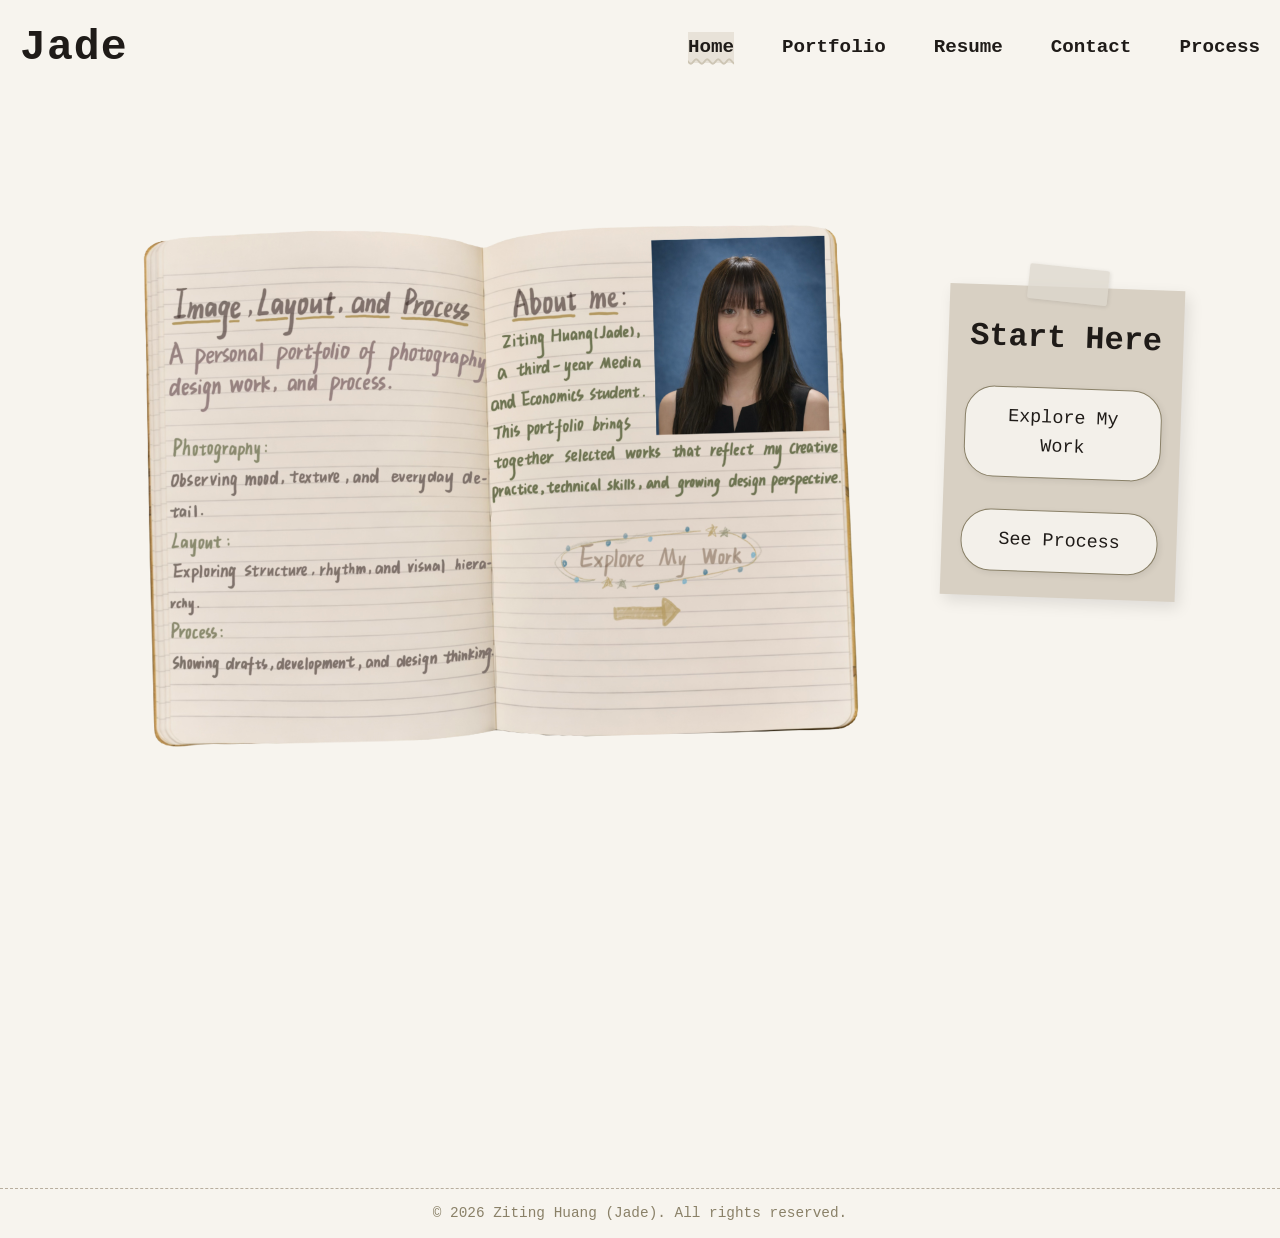
<file: index.html>
<!DOCTYPE html>
<html lang="en">

<head>
  <meta charset="UTF-8">
  <meta name="viewport" content="width=device-width, initial-scale=1.0">
  <title>Jade | Portfolio Home</title>
  <link rel="stylesheet" href="css/styles.css">
</head>

<body class="home-page">
  <header>
    <div class="container nav-container">
      <div class="nav-header">
        <div class="logo">Jade</div>
        <button class="menu-toggle" aria-label="Toggle navigation">
          <span></span>
          <span></span>
          <span></span>
        </button>
      </div>
      <nav class="main-nav">
        <ul class="nav-links">
          <li><a href="index.html" class="active">Home</a></li>
          <li><a href="portfolio.html">Portfolio</a></li>
          <li><a href="resume.html">Resume</a></li>
          <li><a href="contact.html">Contact</a></li>
          <li><a href="process.html">Process</a></li>
        </ul>
      </nav>
    </div>
  </header>

  <main class="container">
    <section class="hero-section mt-1">
      <div class="hero-content">
        <div class="hero-journal">
          <img src="images/notebook-with-photo.png" alt="A notebook-style portfolio introduction with title, short bio, and professional photo." class="hero-journal-img">
        </div>

        <div class="hero-cta-wrapper">
          <div class="tape tape-side"></div>
          <div class="hero-cta">
            <h2 class="cta-title">Start Here</h2>
            <div class="cta-buttons">
              <a href="portfolio.html" class="btn mb-1">Explore My Work</a>
              <a href="process.html" class="btn btn-secondary">See Process</a>
            </div>
          </div>
        </div>
      </div>
    </section>
  </main>

  <footer>
    <div class="container">
      &copy; 2026 Ziting Huang (Jade). All rights reserved.
    </div>
  </footer>
  <script src="js/script.js"></script>
</body>

</html>
</file>
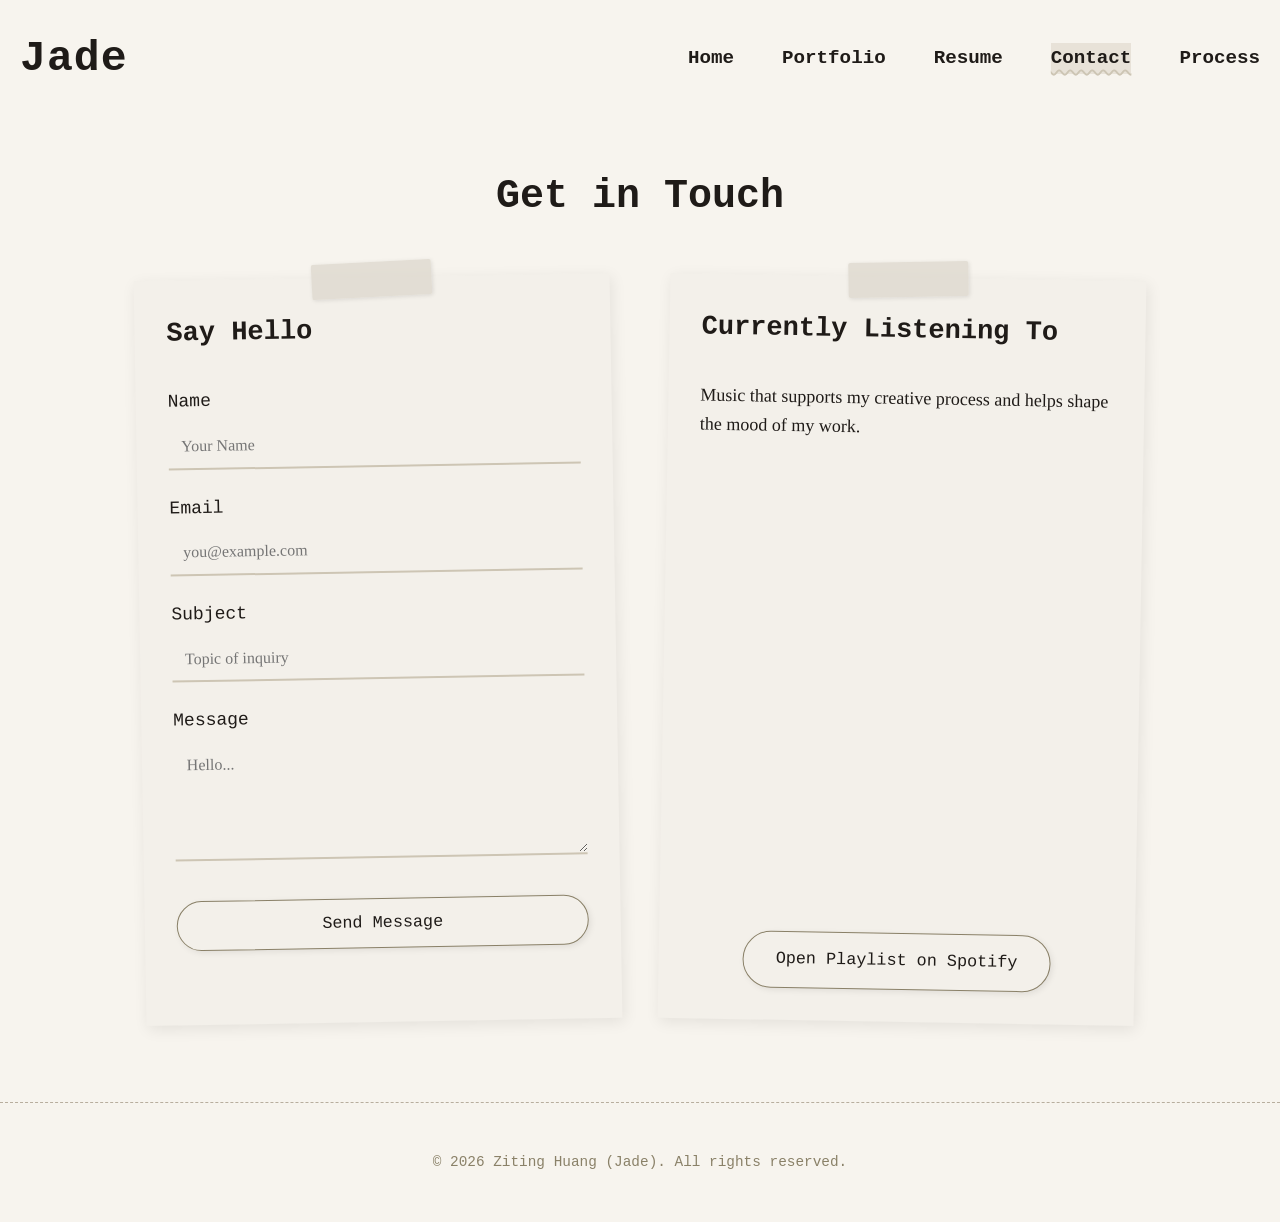
<file: contact.html>
<!DOCTYPE html>
<html lang="en">
<head>
  <meta charset="UTF-8">
  <meta name="viewport" content="width=device-width, initial-scale=1.0">
  <title>Jade | Contact</title>
  <link rel="stylesheet" href="css/styles.css">
</head>
<body>
  <header>
    <div class="container nav-container">
      <div class="nav-header">
        <div class="logo">Jade</div>
        <button class="menu-toggle" aria-label="Toggle navigation">
          <span></span>
          <span></span>
          <span></span>
        </button>
      </div>
      <nav class="main-nav">
        <ul class="nav-links">
          <li><a href="index.html">Home</a></li>
          <li><a href="portfolio.html">Portfolio</a></li>
          <li><a href="resume.html">Resume</a></li>
          <li><a href="contact.html" class="active">Contact</a></li>
          <li><a href="process.html">Process</a></li>
        </ul>
      </nav>
    </div>
  </header>

  <main class="container">
    <section class="contact-section mt-3 mb-3">
      <h1 class="text-center page-title mb-3">Get in Touch</h1>

      <div class="contact-grid">
        <!-- Left: Form -->
        <div class="contact-form-wrapper">
          <div class="tape tape-top"></div>
          <h2 class="mb-2">Say Hello</h2>

          <form class="contact-form" action="#" method="POST">
            <div class="form-group">
              <label for="name">Name</label>
              <input type="text" id="name" name="name" required placeholder="Your Name">
            </div>

            <div class="form-group">
              <label for="email">Email</label>
              <input type="email" id="email" name="email" required placeholder="you@example.com">
            </div>

            <div class="form-group">
              <label for="subject">Subject</label>
              <input type="text" id="subject" name="subject" required placeholder="Topic of inquiry">
            </div>

            <div class="form-group">
              <label for="message">Message</label>
              <textarea id="message" name="message" rows="5" required placeholder="Hello..."></textarea>
            </div>

            <button type="submit" class="btn btn-submit">Send Message</button>
          </form>
        </div>

        <!-- Right: Spotify -->
        <div class="contact-media-wrapper">
          <div class="tape tape-top"></div>
          <h2 class="mb-2">Currently Listening To</h2>
          <p class="mb-1">
            Music that supports my creative process and helps shape the mood of my work.
          </p>

          <div class="media-container">
            <iframe
              style="border: 0; border-radius: 12px; width: 100%;"
              src="https://open.spotify.com/embed/playlist/678p6if1rgOHAv1LaBWbjN"
              height="450"
              allow="autoplay; clipboard-write; encrypted-media; fullscreen; picture-in-picture"
              loading="lazy">
            </iframe>

            <div class="spotify-link text-center">
              <a href="https://open.spotify.com/playlist/678p6if1rgOHAv1LaBWbjN"
                 target="_blank"
                 rel="noopener noreferrer"
                 class="btn">
                Open Playlist on Spotify
              </a>
            </div>
          </div>
        </div>
      </div>
    </section>
  </main>

  <footer>
    <div class="container">
      &copy; 2026 Ziting Huang (Jade). All rights reserved.
    </div>
  </footer>

  <script src="js/script.js"></script>
</body>
</html>
</file>
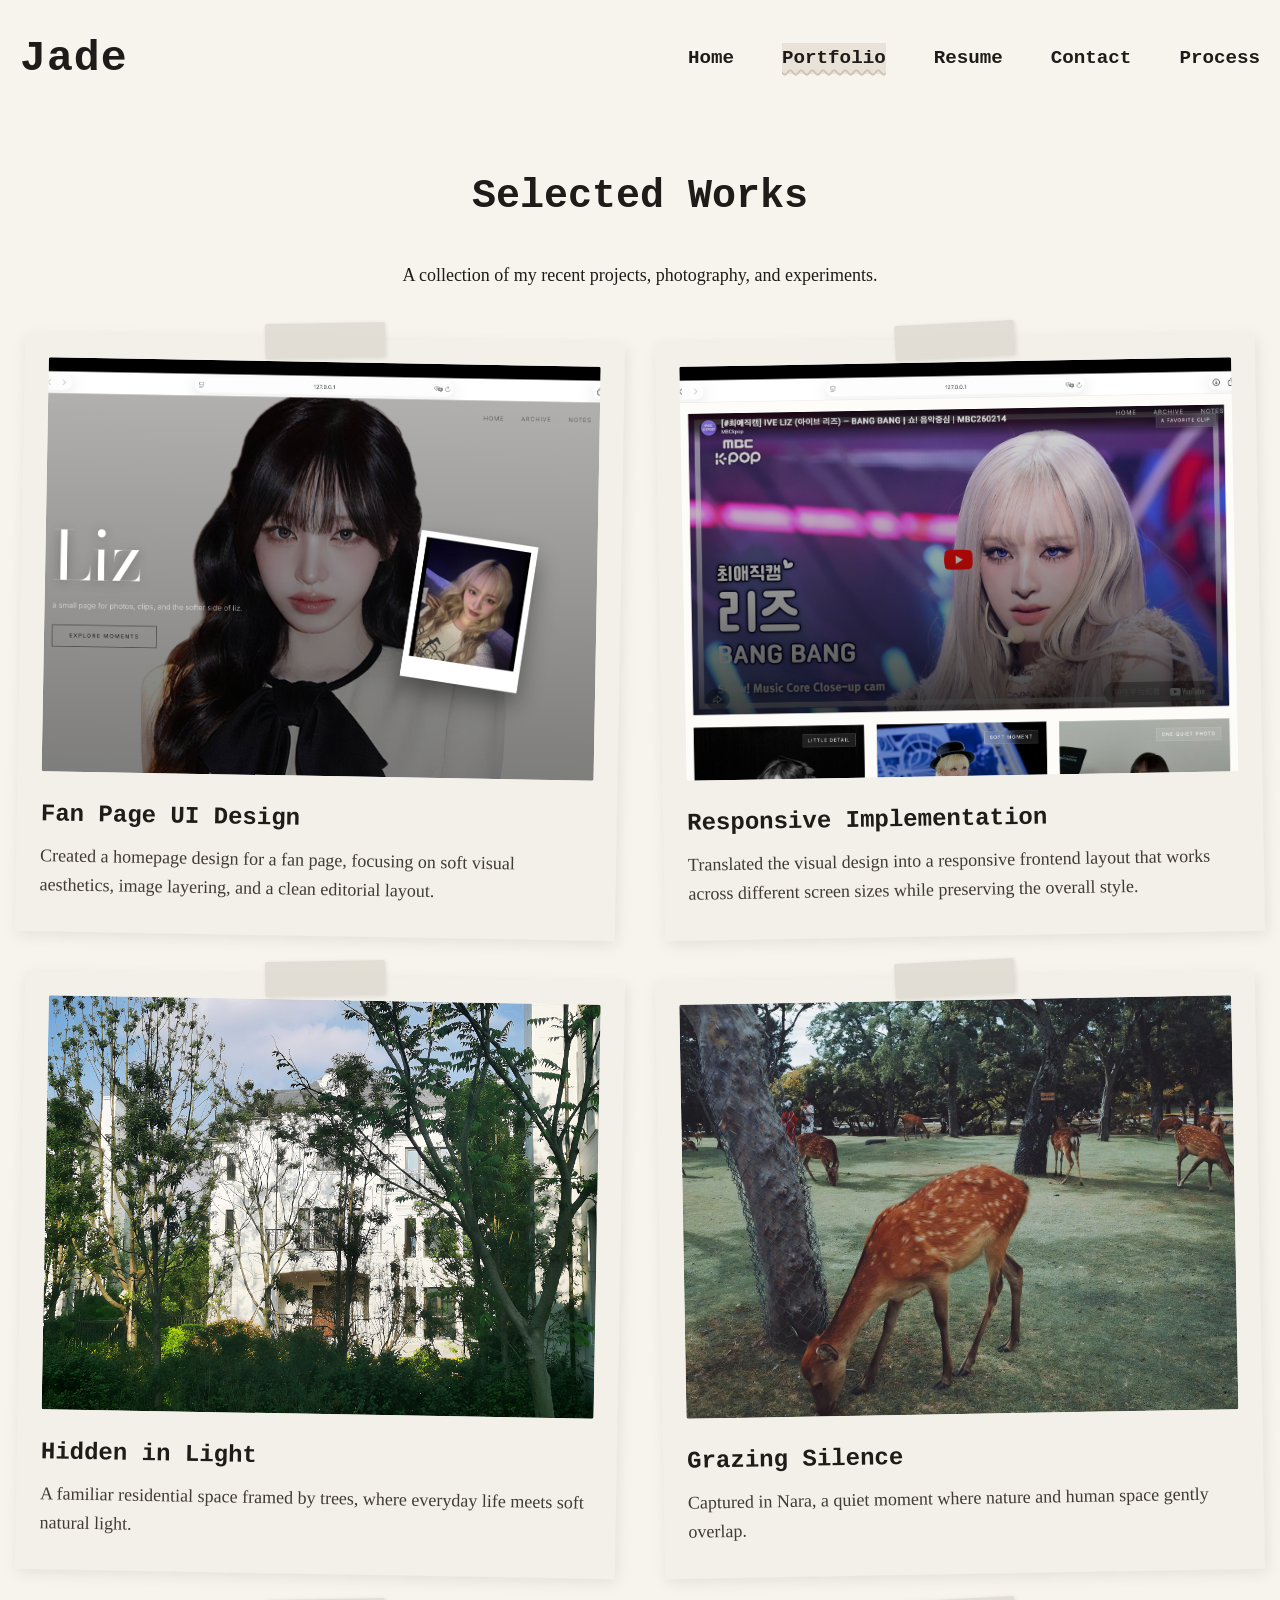
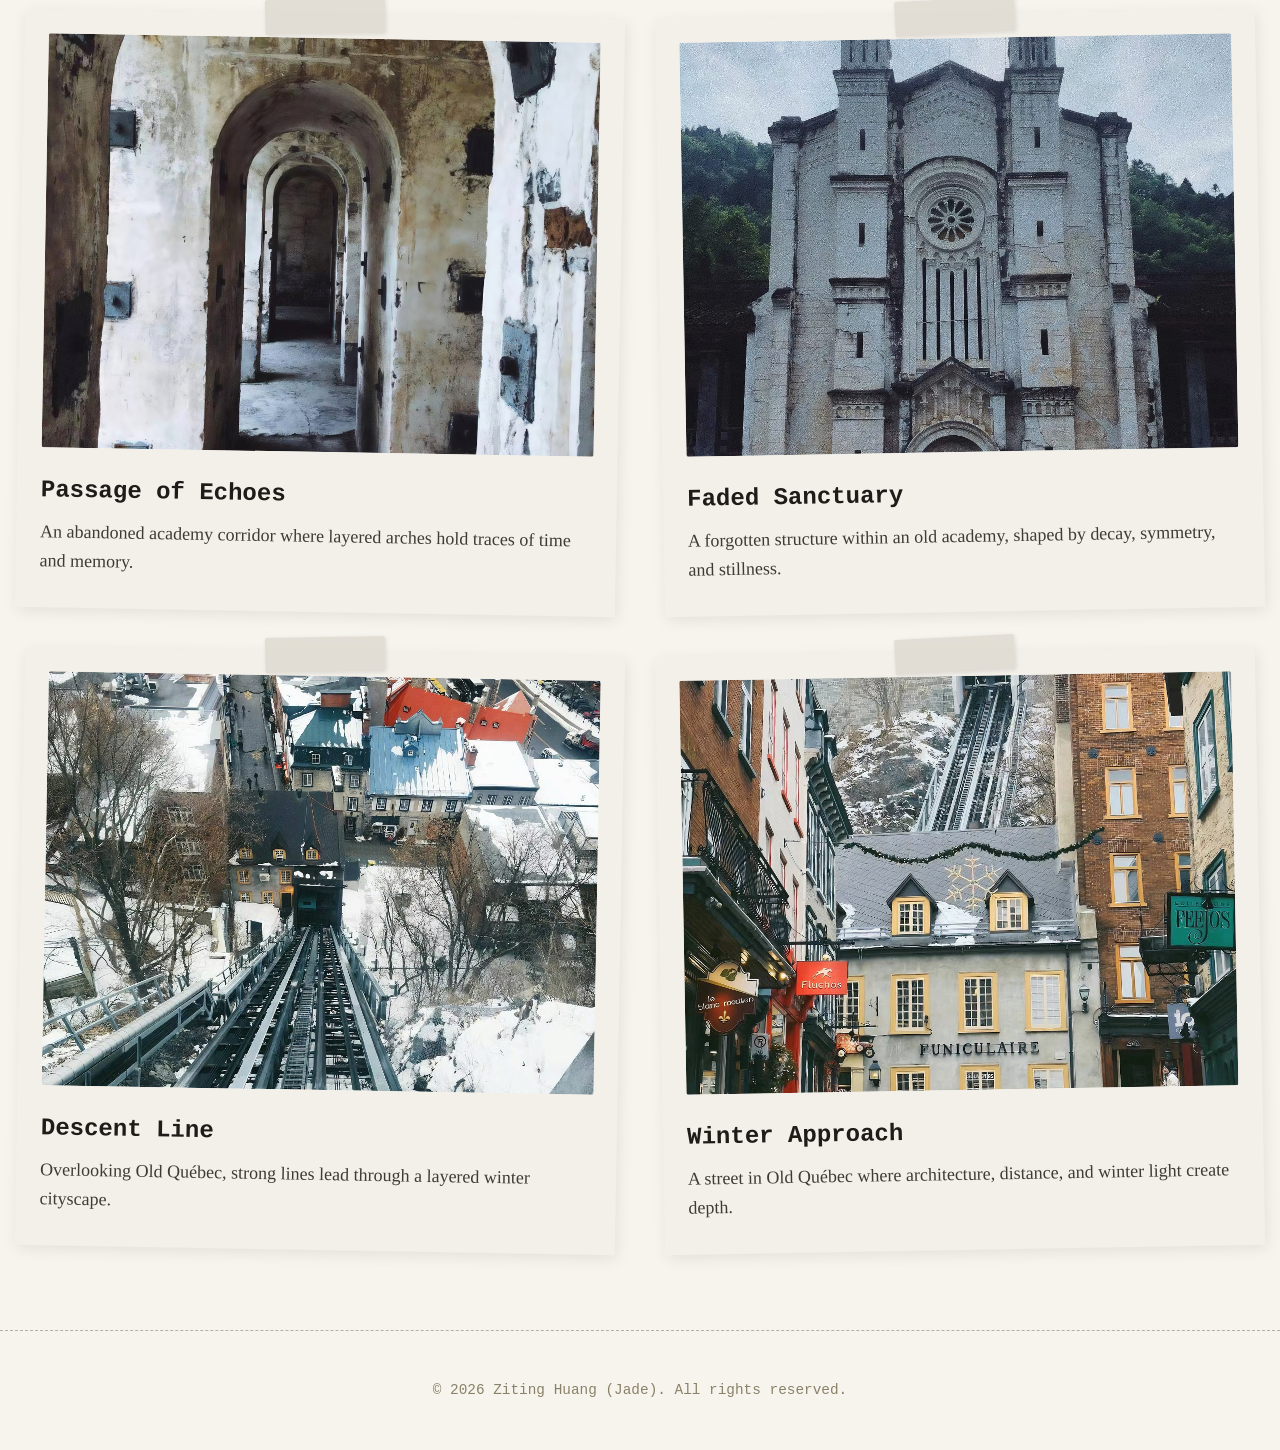
<file: portfolio.html>
<!DOCTYPE html>
<html lang="en">

<head>
  <meta charset="UTF-8">
  <meta name="viewport" content="width=device-width, initial-scale=1.0">
  <title>Jade | Portfolio</title>
  <link rel="stylesheet" href="css/styles.css">
</head>

<body>
  <header>
    <div class="container nav-container">
      <div class="nav-header">
        <div class="logo">Jade</div>
        <button class="menu-toggle" aria-label="Toggle navigation">
          <span></span>
          <span></span>
          <span></span>
        </button>
      </div>
      <nav class="main-nav">
        <ul class="nav-links">
          <li><a href="index.html">Home</a></li>
          <li><a href="portfolio.html" class="active">Portfolio</a></li>
          <li><a href="resume.html">Resume</a></li>
          <li><a href="contact.html">Contact</a></li>
          <li><a href="process.html">Process</a></li>
        </ul>
      </nav>
    </div>
  </header>

  <main class="container">
    <section class="portfolio-section mt-3 mb-3">
      <h1 class="text-center mb-2 page-title">Selected Works</h1>
      <p class="text-center mb-3">A collection of my recent projects, photography, and experiments.</p>

      <div class="gallery-grid">
        <article class="gallery-item">
          <div class="tape tape-top"></div>
          <img src="images/fanpage1.png" alt="Fanpage UI Design">
          <div class="gallery-info">
            <h3>Fan Page UI Design</h3>
            <p>Created a homepage design for a fan page, focusing on soft visual aesthetics, image layering, and a clean editorial layout.</p>
          </div>
        </article>

        <article class="gallery-item">
          <div class="tape tape-top"></div>
          <img src="images/fanpage3.png" alt="Fanpage Implementation">
          <div class="gallery-info">
            <h3>Responsive Implementation</h3>
            <p>Translated the visual design into a responsive frontend layout that works across different screen sizes while preserving the overall style.</p>
          </div>
        </article>

        <article class="gallery-item">
          <div class="tape tape-top"></div>
          <img src="images/house.JPG" alt="The White House in the sunlight">
          <div class="gallery-info">
            <h3>Hidden in Light</h3>
            <p>A familiar residential space framed by trees, where everyday life meets soft natural light.</p>
          </div>
        </article>

        <article class="gallery-item">
          <div class="tape tape-top"></div>
          <img src="images/deer.JPG" alt="A deer on the grassland">
          <div class="gallery-info">
            <h3>Grazing Silence</h3>
            <p>Captured in Nara, a quiet moment where nature and human space gently overlap.</p>
          </div>
        </article>

        <article class="gallery-item">
          <div class="tape tape-top"></div>
          <img src="images/arch.JPG" alt="Architectural curves">
          <div class="gallery-info">
            <h3>Passage of Echoes</h3>
            <p>An abandoned academy corridor where layered arches hold traces of time and memory.</p>
          </div>
        </article>

        <article class="gallery-item">
          <div class="tape tape-top"></div>
          <img src="images/church.JPG" alt="Church architecture">
          <div class="gallery-info">
            <h3>Faded Sanctuary</h3>
            <p>A forgotten structure within an old academy, shaped by decay, symmetry, and stillness.</p>
          </div>
        </article>

        <article class="gallery-item">
          <div class="tape tape-top"></div>
          <img src="images/ropeway.JPG" alt="Ropeway photography">
          <div class="gallery-info">
            <h3>Descent Line</h3>
            <p>Overlooking Old Québec, strong lines lead through a layered winter cityscape.</p>
          </div>
        </article>

        <article class="gallery-item">
          <div class="tape tape-top"></div>
          <img src="images/town.JPG" alt="Town scenery">
          <div class="gallery-info">
            <h3>Winter Approach</h3>
            <p>A street in Old Québec where architecture, distance, and winter light create depth.</p>
          </div>
        </article>
      </div>
    </section>
  </main>

  <footer>
    <div class="container">
      &copy; 2026 Ziting Huang (Jade). All rights reserved.
    </div>
  </footer>
  <script src="js/script.js"></script>
</body>

</html>
</file>
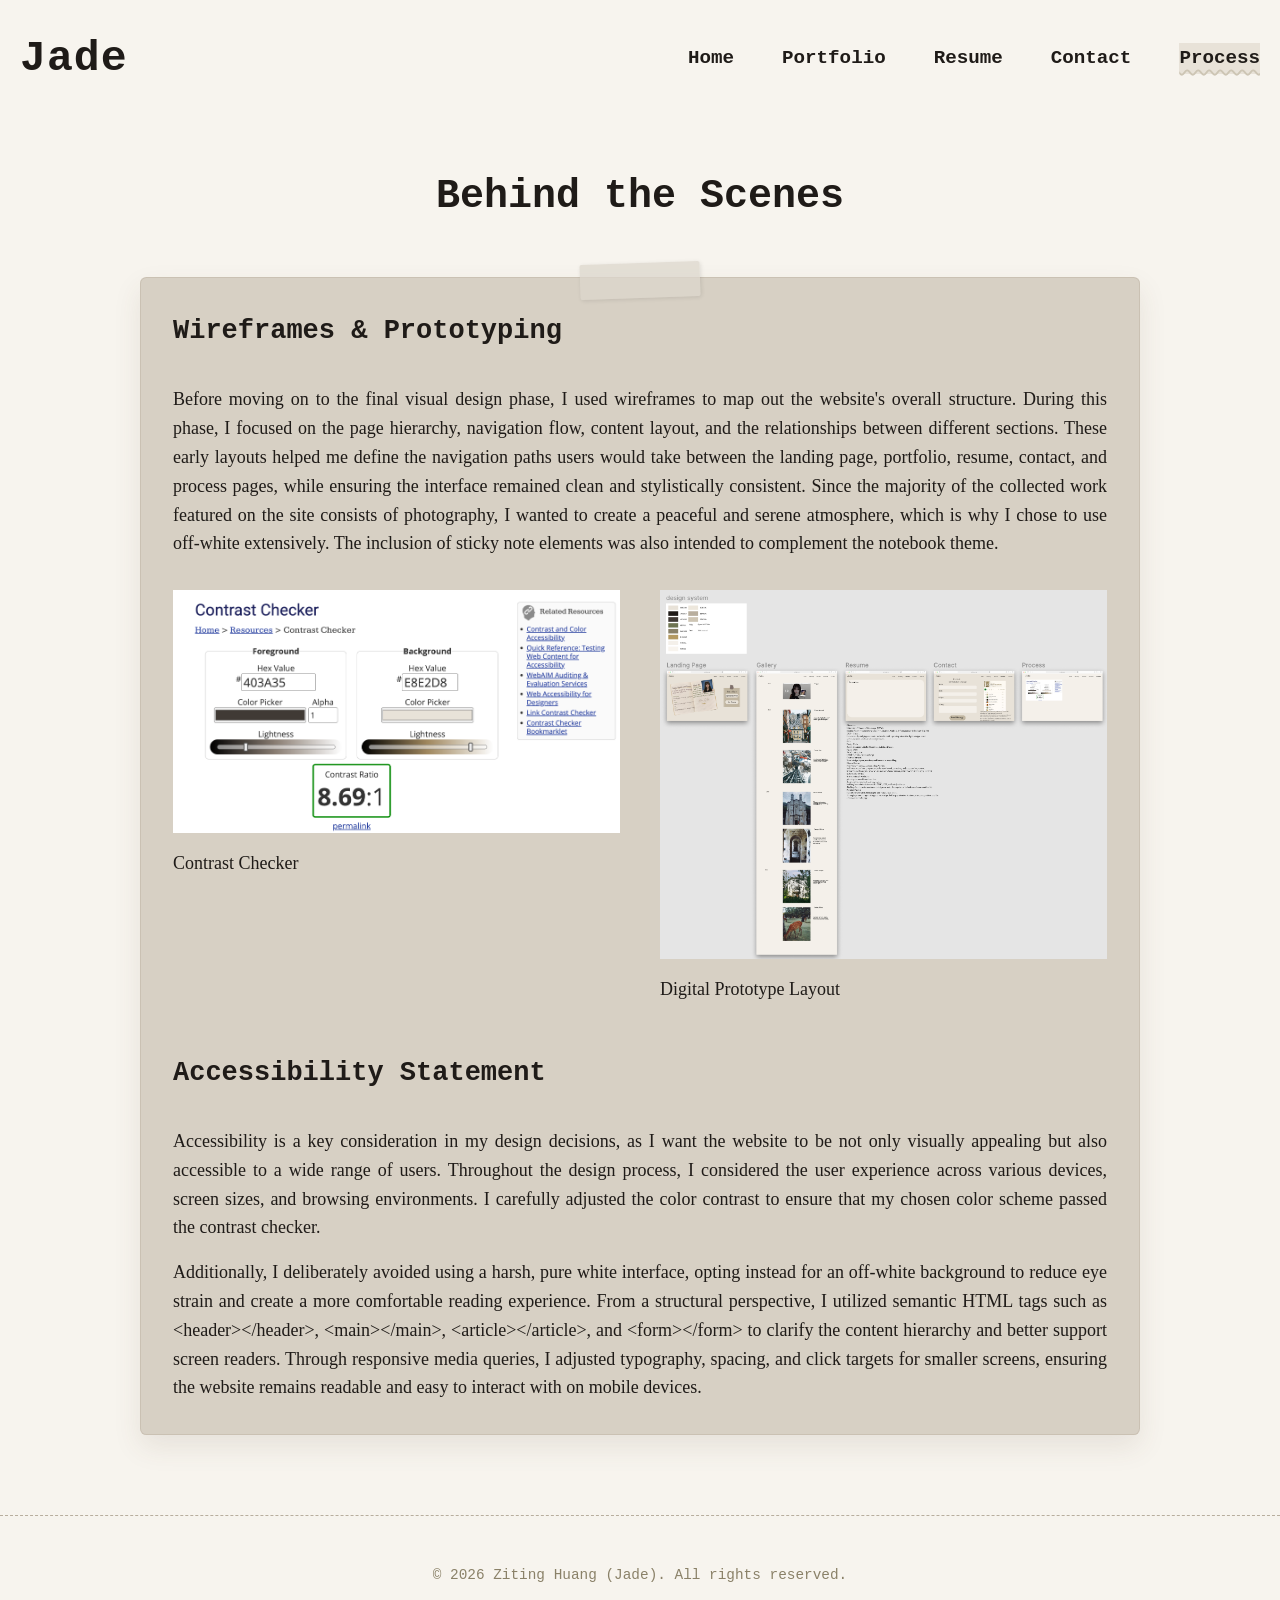
<file: process.html>
<!DOCTYPE html>
<html lang="en">

<head>
  <meta charset="UTF-8">
  <meta name="viewport" content="width=device-width, initial-scale=1.0">
  <title>Jade | Process</title>
  <link rel="stylesheet" href="css/styles.css">
</head>

<body>
  <header>
    <div class="container nav-container">
      <div class="nav-header">
        <div class="logo">Jade</div>
        <button class="menu-toggle" aria-label="Toggle navigation">
          <span></span>
          <span></span>
          <span></span>
        </button>
      </div>
      <nav class="main-nav">
        <ul class="nav-links">
          <li><a href="index.html">Home</a></li>
          <li><a href="portfolio.html">Portfolio</a></li>
          <li><a href="resume.html">Resume</a></li>
          <li><a href="contact.html">Contact</a></li>
          <li><a href="process.html" class="active">Process</a></li>
        </ul>
      </nav>
    </div>
  </header>

  <main class="container">
    <section class="process-section mt-3 mb-3">
      <h1 class="text-center page-title mb-3">Behind the Scenes</h1>

      <div class="process-wrapper">
        <div class="tape tape-top"></div>
        <div class="process-content mb-3">
          <h2 class="mb-2">Wireframes & Prototyping</h2>
          <p class="mb-1">
            Before moving on to the final visual design phase, 
            I used wireframes to map out the website's overall structure. During this phase, 
            I focused on the page hierarchy, navigation flow, content layout, and the relationships between different sections. 
            These early layouts helped me define the navigation paths users would take between the landing page, portfolio, resume, contact, and process pages, while ensuring the interface remained clean and stylistically consistent. 
            Since the majority of the collected work featured on the site consists of photography, I wanted to create a peaceful and serene atmosphere, which is why I chose to use off-white extensively. 
            The inclusion of sticky note elements was also intended to complement the notebook theme.
          </p>
          <div class="wireframe-gallery gallery-grid">
            <div class="wireframe-item">
              <img src="images/color-test.png" alt="Wireframe sketch on paper">
              <p class="mt-1">Contrast Checker</p>
            </div>
            <div class="wireframe-item">
              <img src="images/design-script.png" alt="Figma wireframe">
              <p class="mt-1">Digital Prototype Layout</p>
            </div>
          </div>
        </div>

        <div class="process-content">
          <h2 class="mb-2">Accessibility Statement</h2>
          <p>
            Accessibility is a key consideration in my design decisions, as I want the website to be not only visually appealing but also accessible to a wide range of users. 
            Throughout the design process, I considered the user experience across various devices, screen sizes, and browsing environments. 
            I carefully adjusted the color contrast to ensure that my chosen color scheme passed the contrast checker. 
          </p>
          <p class="mt-1">
            Additionally, I deliberately avoided using a harsh, pure white interface, opting instead for an off-white background to reduce eye strain and create a more comfortable reading experience. 
            From a structural perspective, I utilized semantic HTML tags such as &lt;header&gt;&lt;/header&gt;, &lt;main&gt;&lt;/main&gt;, &lt;article&gt;&lt;/article&gt;, and &lt;form&gt;&lt;/form&gt; to clarify the content hierarchy and better support screen readers. 
            Through responsive media queries, I adjusted typography, spacing, and click targets for smaller screens, ensuring the website remains readable and easy to interact with on mobile devices.
          </p>
        </div>
      </div>
    </section>
  </main>

  <footer>
    <div class="container">
      &copy; 2026 Ziting Huang (Jade). All rights reserved.
    </div>
  </footer>
  <script src="js/script.js"></script>
</body>

</html>
</file>
<file: css/styles.css>
:root {
  --color-bg: #F7F4EE;
  --color-bg-alt: #E8E2D8;
  --color-bg-dark: #EDE7DC;
  --color-fg-dark: #1F1B18;
  --color-fg-medium: #403A35;
  --color-olive: #6E7451;
  --color-brown-dark: #8A8168;
  --color-brown-light: #B49A62;
  --color-taupe: #B8AE9E;
  --color-sand: #CDC5B4;
  --color-offwhite: #F3F0EA;
  --color-paper-shadow: rgba(0, 0, 0, 0.08);

  --font-title: "Courier New", Courier, monospace;
  --font-text: Georgia, "Times New Roman", serif;

  --max-width: 1400px;
}

* {
  box-sizing: border-box;
  margin: 0;
  padding: 0;
}

html {
  overflow-x: hidden;
}

body {
  font-family: var(--font-text);
  color: var(--color-fg-dark);
  background-color: var(--color-bg);
  line-height: 1.6;
  font-size: 18px;
  overflow-x: hidden;
}

body.home-page {
  min-height: 100vh;
  display: flex;
  flex-direction: column;
}

body.home-page main {
  flex: 1;
  display: flex;
  flex-direction: column;
  justify-content: flex-start;
  align-items: center;
  padding-top: 0.25rem;
}

body.home-page header {
  padding: 0.8rem 0;
}

body.home-page footer {
  margin-top: 0;
  padding: 0.8rem 0;
}

h1,
h2,
h3,
h4,
h5,
h6,
.page-title {
  font-family: var(--font-title);
  font-weight: 700;
  color: var(--color-fg-dark);
}

a {
  text-decoration: none;
  color: var(--color-fg-medium);
  transition: all 0.3s ease;
}

img {
  max-width: 100%;
  height: auto;
  display: block;
}

.container {
  width: 100%;
  max-width: var(--max-width);
  margin: 0 auto;
  padding: 0 20px;
}

.text-center {
  text-align: center;
}

.mb-1 {
  margin-bottom: 1rem;
}

.mb-2 {
  margin-bottom: 2rem;
}

.mb-3 {
  margin-bottom: 3rem;
}

.mt-1 {
  margin-top: 1rem;
}

.mt-2 {
  margin-top: 2rem;
}

.mt-3 {
  margin-top: 3rem;
}

/* Buttons */
.btn {
  display: inline-block;
  font-family: var(--font-title);
  background-color: var(--color-offwhite);
  color: var(--color-fg-dark);
  padding: 0.9rem 2rem;
  border: 1.5px solid var(--color-brown-dark);
  border-radius: 30px;
  cursor: pointer;
  font-size: 1.05rem;
  text-align: center;
  box-shadow: 2px 2px 6px var(--color-paper-shadow);
  transition: all 0.3s ease;
}

.btn:hover {
  background-color: var(--color-bg);
  transform: translateY(-2px);
  box-shadow: 4px 4px 10px var(--color-paper-shadow);
}

.btn-secondary {
  background-color: var(--color-offwhite);
  color: var(--color-fg-dark);
  border: 1.5px solid var(--color-brown-dark);
  border-radius: 30px;
}

.btn-secondary:hover {
  background-color: var(--color-bg);
}

.tape {
  background-color: rgba(220, 215, 205, 0.75);
  height: 35px;
  width: 120px;
  position: absolute;
  box-shadow: 1px 1px 4px rgba(0, 0, 0, 0.1);
  z-index: 10;
  border-radius: 2px;
}

.tape-top {
  top: -15px;
  left: 50%;
  transform: translateX(-50%) rotate(-2deg);
}

.paper-style {
  background-color: var(--color-offwhite);
  padding: 2rem;
  border-radius: 2px;
  box-shadow: 2px 4px 15px var(--color-paper-shadow);
  position: relative;
}


header {
  padding: 1.5rem 0;
  background-color: var(--color-bg);
  position: sticky;
  top: 0;
  z-index: 100;
}

.nav-container {
  display: flex;
  flex-direction: column;
  justify-content: center;
  align-items: center;
}

.nav-header {
  display: flex;
  justify-content: space-between;
  align-items: center;
  width: 100%;
}

.logo {
  font-family: var(--font-title);
  font-size: 2.7rem;
  font-weight: 700;
  color: var(--color-fg-dark);
  letter-spacing: 1px;
}

.menu-toggle {
  display: flex;
  flex-direction: column;
  justify-content: space-around;
  width: 30px;
  height: 24px;
  background: transparent;
  border: none;
  cursor: pointer;
  z-index: 10;
}

.menu-toggle span {
  width: 100%;
  height: 3px;
  background-color: var(--color-olive);
  border-radius: 10px;
  transition: all 0.3s linear;
  transform-origin: 1px;
}

.menu-toggle.open span:nth-child(1) {
  transform: rotate(45deg);
}

.menu-toggle.open span:nth-child(2) {
  opacity: 0;
}

.menu-toggle.open span:nth-child(3) {
  transform: rotate(-45deg);
}

.main-nav {
  width: 100%;
  max-height: 0;
  overflow: hidden;
  transition: max-height 0.3s ease-in-out;
}

.main-nav.active {
  max-height: 500px;
  margin-top: 2rem;
}

.nav-links {
  list-style: none;
  display: flex;
  flex-direction: column;
  align-items: center;
  gap: 0.5rem;
}

.nav-links li {
  width: 100%;
}

.nav-links a {
  font-family: var(--font-title);
  font-size: 1.2rem;
  font-weight: bold;
  padding: 0.8rem;
  display: block;
  text-align: center;
  color: var(--color-fg-dark);
}

.nav-links a:hover,
.nav-links a.active {
  background-color: var(--color-bg-alt);
  text-decoration: underline wavy var(--color-sand) 2px;
  text-underline-offset: 6px;
}



/* 1. INDEX / HERO */
.hero-content {
  display: flex;
  flex-direction: column;
  gap: 2.2rem;
  align-items: center;
  margin-top: -40px;
  position: relative;
}

.hero-journal {
  position: relative;
  width: 100%;
  max-width: 950px;
  margin: 0 auto;
}

.hero-journal-img {
  width: 100%;
  height: auto;
  display: block;
}

.hero-title {
  font-size: 2rem;
  margin-bottom: 0.5rem;
  border-bottom: 2px solid var(--color-sand);
  display: inline-block;
  transform: rotate(-1deg);
}

.hero-subtitle {
  font-family: var(--font-title);
  color: var(--color-olive);
  font-size: 1.2rem;
}

.hero-bio {
  font-size: 1.2rem;
  line-height: 1.8;
}

.hero-cta-wrapper {
  background-color: #d8d0c3;
  padding: 2.5rem;
  position: relative;
  width: 100%;
  max-width: 320px;
  text-align: center;
  box-shadow: 4px 6px 15px rgba(0, 0, 0, 0.1);
  margin: 0 auto;
}

.hero-cta-wrapper .tape-side {
  top: -20px;
  left: 50%;
  transform: translateX(-50%) rotate(4deg);
  width: 80px;
}

.cta-title {
  font-size: 1.8rem;
  margin-bottom: 2rem;
}

.cta-buttons {
  display: flex;
  flex-direction: column;
  gap: 1rem;
}

/* 2. PORTFOLIO */
.page-title {
  font-size: 2.5rem;
}

.gallery-grid {
  display: grid;
  grid-template-columns: 1fr;
  gap: 2.5rem;
  margin-top: 2rem;
}

.gallery-item {
  background-color: var(--color-offwhite);
  padding: 1.5rem 1.5rem 2rem 1.5rem;
  position: relative;
  box-shadow: 2px 4px 15px var(--color-paper-shadow);
  transform: rotate(1deg);
  transition: transform 0.3s ease;
}

.gallery-item:nth-child(even) {
  transform: rotate(-1deg);
}

.gallery-item:hover {
  transform: scale(1.02) rotate(0deg);
  z-index: 2;
}

.gallery-item img {
  width: 100%;
  object-fit: cover;
  border-radius: 2px;
  margin-bottom: 1.5rem;
  aspect-ratio: 4 / 3;
}

.gallery-info h3 {
  font-size: 1.5rem;
  margin-bottom: 0.5rem;
  color: var(--color-fg-dark);
}

.gallery-info p {
  color: var(--color-fg-medium);
}

/* 3. RESUME */
.resume-section {
  width: 100%;
}

.page-title-resume {
  margin-bottom: 2rem;
}

.resume-actions {
  margin-bottom: 2rem;
}

.resume-wrapper {
  width: 100%;
  max-width: 820px;
  margin: 0 auto;
  background-color: var(--color-offwhite);
  padding: 2.4rem;
  position: relative;
  box-shadow: 2px 4px 15px var(--color-paper-shadow);
  overflow: visible;
}

.resume-content {
  width: 100%;
}

.resume-header {
  border-bottom: 1px dotted var(--color-taupe);
  padding-bottom: 0.95rem;
  margin-bottom: 1.25rem;
}

.resume-pdf-name {
  font-size: 2rem;
  margin-bottom: 0.2rem;
  line-height: 1.2;
}

.resume-pdf-subtitle {
  font-family: var(--font-title);
  font-size: 0.95rem;
  color: var(--color-fg-medium);
}

.resume-block {
  margin-bottom: 1.4rem;
}

.resume-block.last-block {
  margin-bottom: 0;
}

.resume-block h2 {
  font-size: 1.65rem;
  color: var(--color-brown-dark);
  border-bottom: 1px dotted var(--color-taupe);
  padding-bottom: 0.4rem;
  margin-bottom: 0.65rem;
}

.resume-details h3 {
  font-size: 1.18rem;
  margin-bottom: 0.2rem;
  line-height: 1.3;
}

.resume-details p,
.resume-details li {
  font-size: 1rem;
  line-height: 1.45;
  overflow-wrap: break-word;
  word-break: normal;
}

.resume-top-gap {
  margin-top: 0.55rem;
}

.resume-subheading-gap {
  margin-top: 0.85rem;
}

.institution {
  color: var(--color-fg-dark);
  margin-bottom: 0.35rem;
  font-size: 1.02rem;
  font-weight: 700;
  line-height: 1.4;
}

.skills-list {
  list-style-type: square;
  padding-left: 1.25rem;
  margin-top: 0.35rem;
}

.skills-list li {
  margin-bottom: 0.25rem;
}

.skills-list li:last-child {
  margin-bottom: 0;
}

/* 4. CONTACT */
.contact-grid {
  display: grid;
  grid-template-columns: 1fr;
  gap: 3rem;
  max-width: 1000px;
  margin: 0 auto;
}

.contact-form-wrapper,
.contact-media-wrapper {
  background-color: var(--color-offwhite);
  padding: 2rem;
  position: relative;
  box-shadow: 2px 4px 15px var(--color-paper-shadow);
}

.form-group {
  margin-bottom: 1.5rem;
  display: flex;
  flex-direction: column;
}

.form-group label {
  font-family: var(--font-title);
  margin-bottom: 0.5rem;
}

.form-group input,
.form-group textarea {
  font-family: var(--font-text);
  font-size: 1rem;
  padding: 0.8rem;
  background-color: transparent;
  border: none;
  border-bottom: 2px solid var(--color-sand);
  transition: border-color 0.3s ease;
  color: var(--color-fg-dark);
  border-radius: 0;
}

.form-group input:focus,
.form-group textarea:focus {
  outline: none;
  border-bottom-color: var(--color-olive);
}

.btn-submit {
  width: 100%;
  margin-top: 1rem;
}

.media-container {
  width: 100%;
}

.spotify-link {
  margin-top: 1rem;
}

.spotify-link .btn {
  display: inline-block;
}

/* Spotify Playlist Styles */
.custom-playlist {
  background-color: var(--color-bg);
  padding: 1.5rem;
  border-radius: 8px;
  box-shadow: inset 1px 1px 5px rgba(0, 0, 0, 0.05);
}

.playlist-intro {
  display: flex;
  gap: 1.5rem;
  margin-bottom: 2rem;
  align-items: flex-end;
}

.playlist-cover {
  width: 150px;
  height: 150px;
  object-fit: cover;
  border-radius: 4px;
  box-shadow: 2px 4px 10px rgba(0, 0, 0, 0.15);
}

.playlist-type {
  font-family: var(--font-title);
  font-size: 0.8rem;
  text-transform: uppercase;
  color: var(--color-brown-dark);
}

.playlist-name {
  font-size: 2rem;
  margin: 0.2rem 0;
  line-height: 1.1;
}

.playlist-owner {
  font-size: 0.9rem;
  color: var(--color-fg-medium);
  font-style: italic;
}

.song-list {
  list-style: none;
  padding: 0;
  border-top: 1px solid var(--color-sand);
}

.song-item {
  display: flex;
  align-items: center;
  padding: 0.8rem 0;
  border-bottom: 1px solid rgba(205, 197, 180, 0.3);
  transition: background-color 0.2s ease;
}

.song-item:hover {
  background-color: rgba(232, 226, 216, 0.4);
}

.song-num {
  width: 30px;
  font-family: var(--font-title);
  color: var(--color-taupe);
  font-size: 0.9rem;
}

.song-info {
  flex: 1;
  display: flex;
  flex-direction: column;
}

.song-title {
  font-weight: bold;
  font-size: 1.05rem;
  color: var(--color-fg-dark);
}

.song-artist {
  font-size: 0.85rem;
  color: var(--color-fg-medium);
}

.song-duration {
  font-family: var(--font-title);
  font-size: 0.85rem;
  color: var(--color-taupe);
}

/* 5. PROCESS */
.process-content p {
  text-align: justify;
  text-justify: inter-word;
}

.process-wrapper {
  background-color: #D7D0C4;
  padding: 2rem;
  position: relative;
  max-width: 1000px;
  margin: 0 auto;
  border-radius: 0.4rem;
  border: 1px solid rgba(120, 101, 78, 0.14);
  box-shadow: 0 12px 28px rgba(86, 70, 52, 0.10);
}

.process-content code {
  font-family: monospace;
  background-color: #F4EFE8;
  padding: 0.2rem 0.5rem;
  border-radius: 0.2rem;
  color: var(--color-brown-dark);
}


footer {
  text-align: center;
  padding: 3rem 0;
  font-size: 0.9rem;
  font-family: var(--font-title);
  color: var(--color-brown-dark);
  margin-top: 5rem;
  border-top: 1px dashed var(--color-taupe);
  background-color: var(--color-bg);
}


body.pdf-exporting {
  background: #ffffff !important;
}

body.pdf-exporting header,
body.pdf-exporting footer,
body.pdf-exporting .resume-actions,
body.pdf-exporting .page-title-resume {
  display: none !important;
}

body.pdf-exporting main.container,
body.pdf-exporting .resume-section {
  width: 100% !important;
  max-width: 100% !important;
  margin: 0 !important;
  padding: 0 !important;
}

body.pdf-exporting #resume-to-print {
  width: 190mm !important;
  max-width: 190mm !important;
  margin: 0 auto !important;
  padding: 8mm !important;
  background: var(--color-offwhite) !important;
  box-shadow: none !important;
  border: none !important;
  transform: none !important;
}

body.pdf-exporting #resume-to-print .tape {
  display: none !important;
}

body.pdf-exporting #resume-to-print .resume-header {
  margin-bottom: 0.8rem !important;
  padding-bottom: 0.55rem !important;
}

body.pdf-exporting #resume-to-print .resume-block {
  margin-bottom: 0.95rem !important;
}

body.pdf-exporting #resume-to-print .resume-block.last-block {
  margin-bottom: 0 !important;
}

body.pdf-exporting #resume-to-print .resume-block h2 {
  font-size: 1.22rem !important;
  margin-bottom: 0.35rem !important;
  padding-bottom: 0.22rem !important;
}

body.pdf-exporting #resume-to-print .resume-details h3 {
  font-size: 0.92rem !important;
  margin-bottom: 0.12rem !important;
}

body.pdf-exporting #resume-to-print .resume-pdf-name {
  font-size: 1.45rem !important;
  margin-bottom: 0.08rem !important;
}

body.pdf-exporting #resume-to-print .resume-pdf-subtitle,
body.pdf-exporting #resume-to-print .resume-details p,
body.pdf-exporting #resume-to-print .resume-details li,
body.pdf-exporting #resume-to-print .institution {
  font-size: 0.84rem !important;
  line-height: 1.28 !important;
}

body.pdf-exporting #resume-to-print .resume-top-gap {
  margin-top: 0.28rem !important;
}

body.pdf-exporting #resume-to-print .resume-subheading-gap {
  margin-top: 0.5rem !important;
}

body.pdf-exporting #resume-to-print .skills-list {
  padding-left: 1rem !important;
  margin-top: 0.2rem !important;
}

body.pdf-exporting #resume-to-print .skills-list li {
  margin-bottom: 0.12rem !important;
}


@media (max-width: 600px) {
  .playlist-intro {
    flex-direction: column;
    align-items: center;
    text-align: center;
    gap: 1rem;
  }

  .playlist-cover {
    width: 120px;
    height: 120px;
  }

  .page-title {
    font-size: 2rem;
  }

  .resume-wrapper {
    padding: 1.5rem;
  }

  .resume-pdf-name {
    font-size: 1.65rem;
  }

  .resume-block h2 {
    font-size: 1.45rem;
  }

  .resume-details h3 {
    font-size: 1.08rem;
  }

  .resume-details p,
  .resume-details li,
  .institution {
    font-size: 0.96rem;
  }
}


@media (min-width: 1200px) {
  .nav-container {
    flex-direction: row;
    justify-content: space-between;
  }

  .nav-header {
    width: auto;
  }

  .logo {
    margin-bottom: 0;
  }

  .menu-toggle {
    display: none;
  }

  .main-nav {
    max-height: none;
    overflow: visible;
    width: auto;
    margin-top: 0;
  }

  .nav-links {
    flex-direction: row;
    gap: 3rem;
  }

  .nav-links li {
    width: auto;
  }

  .nav-links a {
    padding: 0;
  }

  .hero-content {
    flex-direction: row;
    justify-content: center;
    align-items: flex-start;
    gap: 2.5rem;
    width: 100%;
    position: relative;
    margin-top: -20px;
  }

  .home-page .hero-journal-img {
    width: 100%;
    max-width: 820px;
    height: auto;
    object-fit: contain;
  }

  .hero-journal {
    flex: 0 1 820px;
    max-width: 820px;
    transform: rotate(-1.5deg) translateY(-95px);
    margin-top: 0;
  }

  .hero-cta-wrapper {
    flex: 0 0 235px;
    max-width: 235px;
    transform: rotate(2deg);
    padding: 1.6rem 1.2rem;
    margin-left: -1rem;
    margin-top: 12rem;
  }

  .cta-title {
    font-size: 2rem;
    margin-bottom: 1.5rem;
  }

  .hero-cta .btn {
    font-size: 1.15rem;
    padding: 0.95rem 1.3rem;
  }

  .gallery-grid {
    grid-template-columns: repeat(2, 1fr);
  }

  .contact-grid {
    grid-template-columns: 1fr 1fr;
  }

  .contact-form-wrapper {
    transform: rotate(-1deg);
  }

  .contact-media-wrapper {
    transform: rotate(1deg);
  }
}


@page {
  size: A4;
  margin: 10mm;
}

@media print {
  header,
  footer,
  .resume-actions,
  .page-title-resume,
  .menu-toggle,
  .tape {
    display: none !important;
  }

  html,
  body {
    background: #ffffff !important;
  }

  main.container,
  .resume-section {
    width: 100% !important;
    max-width: 100% !important;
    margin: 0 !important;
    padding: 0 !important;
  }

  #resume-to-print {
    width: 190mm !important;
    max-width: 190mm !important;
    margin: 0 auto !important;
    padding: 8mm !important;
    background: var(--color-offwhite) !important;
    box-shadow: none !important;
    transform: none !important;
    border: none !important;
  }

  #resume-to-print .resume-header {
    margin-bottom: 0.8rem !important;
    padding-bottom: 0.55rem !important;
  }

  #resume-to-print .resume-block {
    margin-bottom: 0.95rem !important;
  }

  #resume-to-print .resume-block.last-block {
    margin-bottom: 0 !important;
  }

  #resume-to-print .resume-block h2 {
    font-size: 1.22rem !important;
    margin-bottom: 0.35rem !important;
    padding-bottom: 0.22rem !important;
  }

  #resume-to-print .resume-details h3 {
    font-size: 0.92rem !important;
    margin-bottom: 0.12rem !important;
  }

  #resume-to-print .resume-pdf-name {
    font-size: 1.45rem !important;
  }

  #resume-to-print .resume-pdf-subtitle,
  #resume-to-print .resume-details p,
  #resume-to-print .resume-details li,
  #resume-to-print .institution {
    font-size: 0.84rem !important;
    line-height: 1.28 !important;
  }

  #resume-to-print .resume-top-gap {
    margin-top: 0.28rem !important;
  }

  #resume-to-print .resume-subheading-gap {
    margin-top: 0.5rem !important;
  }

  #resume-to-print .skills-list {
    padding-left: 1rem !important;
    margin-top: 0.2rem !important;
  }

  #resume-to-print .skills-list li {
    margin-bottom: 0.12rem !important;
  }
}
</file>
